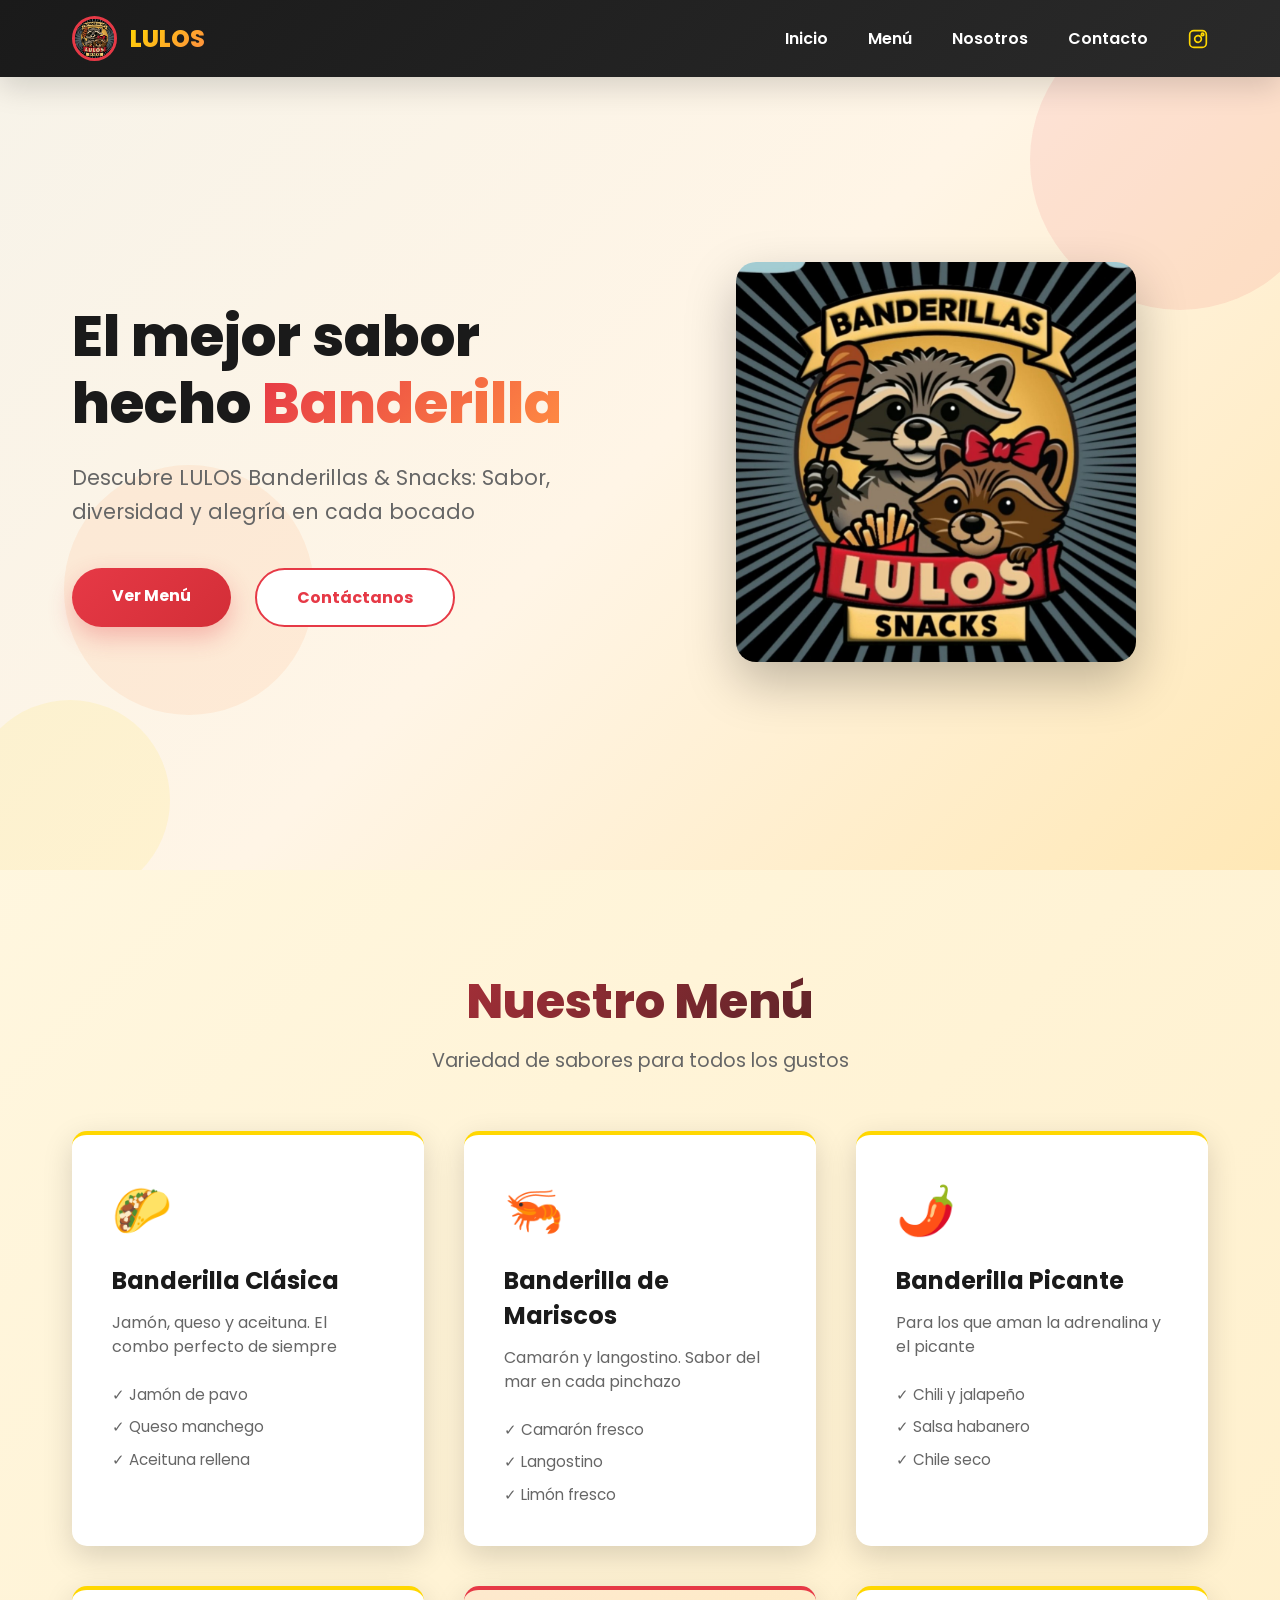
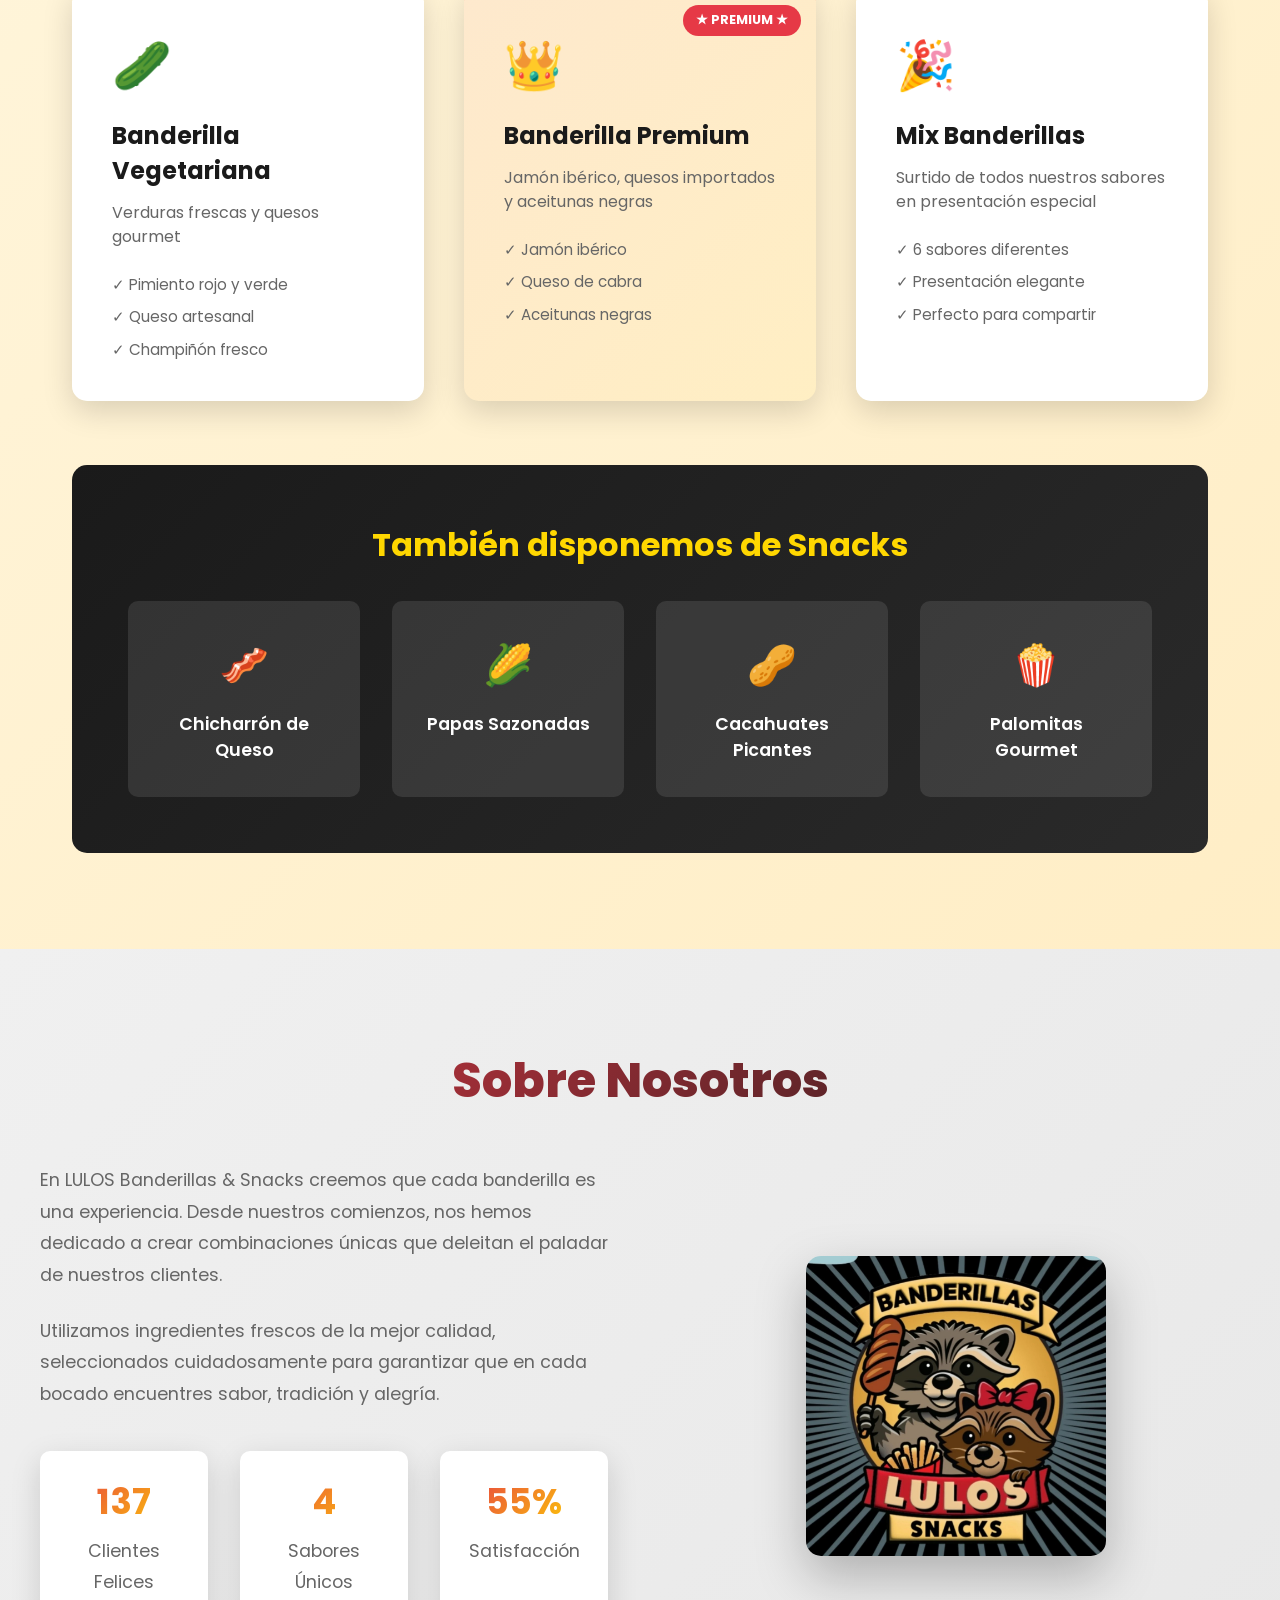
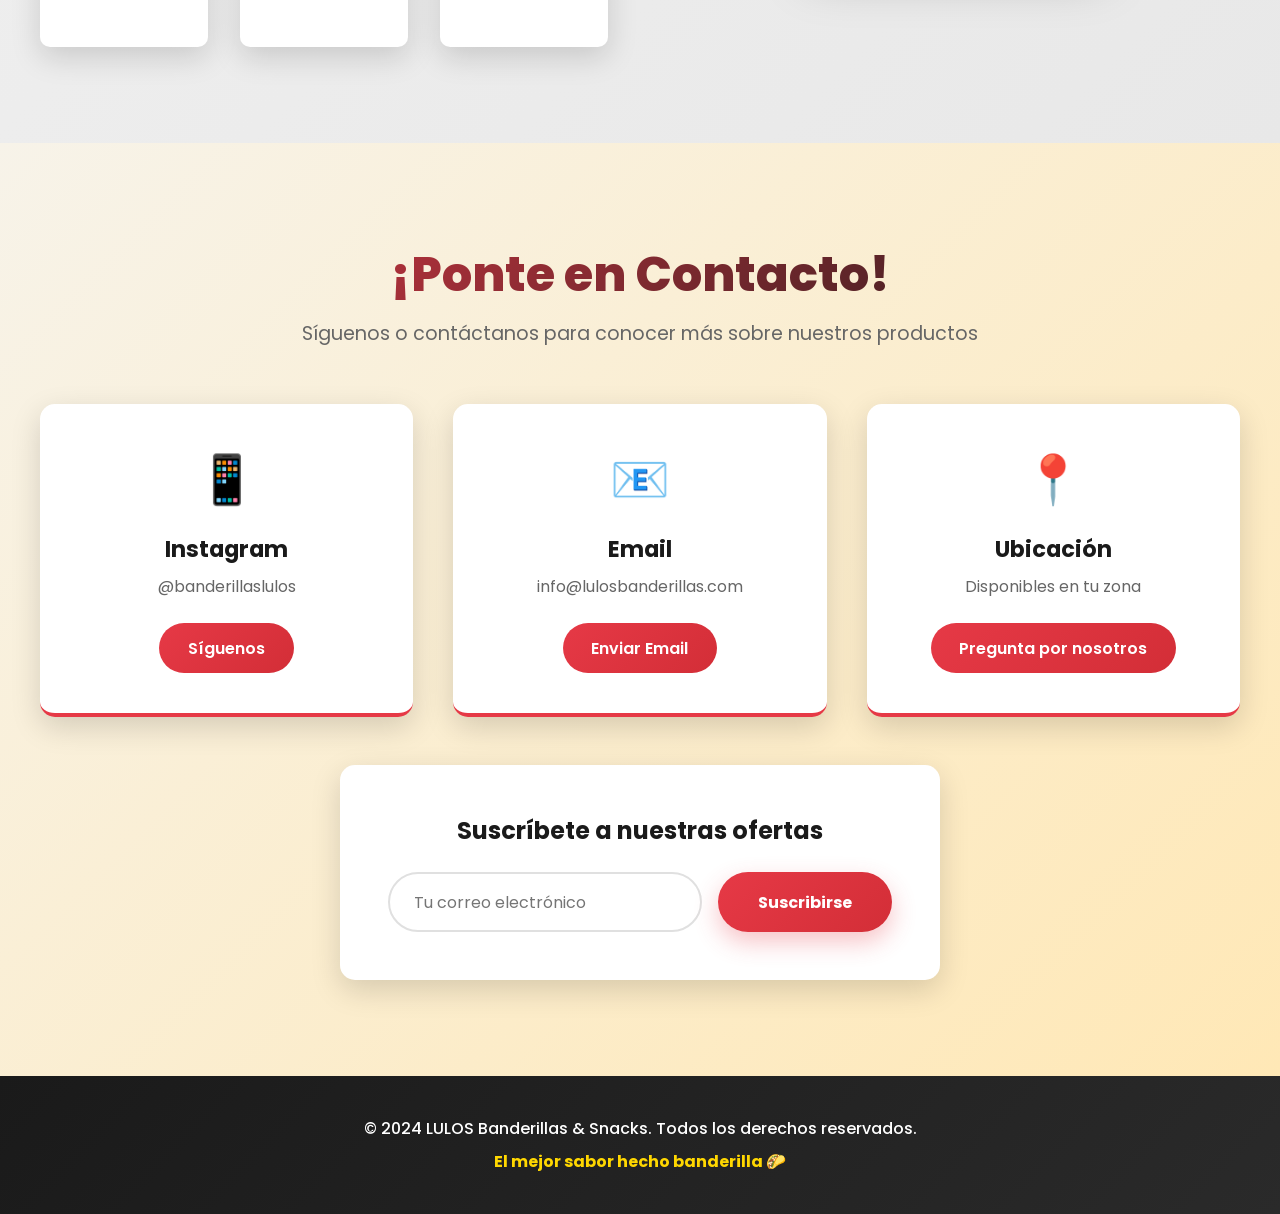
<file: index.html>
<!DOCTYPE html>
<html lang="es">
<head>
    <meta charset="UTF-8">
    <meta name="viewport" content="width=device-width, initial-scale=1.0">
    <title>LULOS Banderillas - El mejor sabor hecho banderilla</title>
    <link rel="stylesheet" href="styles.css">
    <link rel="preconnect" href="https://fonts.googleapis.com">
    <link rel="preconnect" href="https://fonts.gstatic.com" crossorigin>
    <link href="https://fonts.googleapis.com/css2?family=Poppins:wght@300;400;600;700;800&family=Fredoka:wght@400;500;600;700&display=swap" rel="stylesheet">
</head>
<body>
    <!-- Navbar -->
    <nav class="navbar">
        <div class="nav-container">
            <div class="nav-logo">
                <img src="logo.jpg" alt="LULOS Logo" class="logo-img">
                <span class="logo-text">LULOS</span>
            </div>
            <div class="nav-menu">
                <a href="#inicio" class="nav-link">Inicio</a>
                <a href="#menu" class="nav-link">Menú</a>
                <a href="#nosotros" class="nav-link">Nosotros</a>
                <a href="#contacto" class="nav-link">Contacto</a>
                <a href="https://www.instagram.com/banderillaslulos/" target="_blank" class="nav-link nav-instagram">
                    <svg width="20" height="20" viewBox="0 0 24 24" fill="none" stroke="currentColor" stroke-width="2">
                        <rect x="2" y="2" width="20" height="20" rx="5" ry="5"></rect>
                        <path d="M16 11.37A4 4 0 1 1 12.63 8 4 4 0 0 1 16 11.37z"></path>
                        <circle cx="17.5" cy="6.5" r="1.5"></circle>
                    </svg>
                </a>
            </div>
            <div class="hamburger">
                <span></span>
                <span></span>
                <span></span>
            </div>
        </div>
    </nav>

    <!-- Hero Section -->
    <section id="inicio" class="hero">
        <div class="hero-background">
            <div class="floating-element floating-1"></div>
            <div class="floating-element floating-2"></div>
            <div class="floating-element floating-3"></div>
        </div>
        <div class="hero-content">
            <div class="hero-text">
                <h1 class="hero-title">
                    El mejor sabor hecho <span class="highlight">Banderilla</span>
                </h1>
                <p class="hero-subtitle">
                    Descubre LULOS Banderillas & Snacks: Sabor, diversidad y alegría en cada bocado
                </p>
                <div class="hero-buttons">
                    <a href="#menu" class="btn btn-primary">Ver Menú</a>
                    <a href="#contacto" class="btn btn-secondary">Contáctanos</a>
                </div>
            </div>
            <div class="hero-image">
                <img src="logo.jpg" alt="LULOS Logo" class="hero-logo">
            </div>
        </div>
    </section>

    <!-- Menu Section -->
    <section id="menu" class="menu">
        <h2 class="section-title">Nuestro Menú</h2>
        <p class="section-subtitle">Variedad de sabores para todos los gustos</p>
        
        <div class="menu-grid">
            <!-- Banderillas Básicas -->
            <div class="menu-card">
                <div class="card-icon">🌮</div>
                <h3>Banderilla Clásica</h3>
                <p class="card-description">Jamón, queso y aceituna. El combo perfecto de siempre</p>
                <ul class="ingredients">
                    <li>✓ Jamón de pavo</li>
                    <li>✓ Queso manchego</li>
                    <li>✓ Aceituna rellena</li>
                </ul>
            </div>

            <!-- Banderilla de Mariscos -->
            <div class="menu-card">
                <div class="card-icon">🦐</div>
                <h3>Banderilla de Mariscos</h3>
                <p class="card-description">Camarón y langostino. Sabor del mar en cada pinchazo</p>
                <ul class="ingredients">
                    <li>✓ Camarón fresco</li>
                    <li>✓ Langostino</li>
                    <li>✓ Limón fresco</li>
                </ul>
            </div>

            <!-- Banderilla Picante -->
            <div class="menu-card">
                <div class="card-icon">🌶️</div>
                <h3>Banderilla Picante</h3>
                <p class="card-description">Para los que aman la adrenalina y el picante</p>
                <ul class="ingredients">
                    <li>✓ Chili y jalapeño</li>
                    <li>✓ Salsa habanero</li>
                    <li>✓ Chile seco</li>
                </ul>
            </div>

            <!-- Banderilla Vegetariana -->
            <div class="menu-card">
                <div class="card-icon">🥒</div>
                <h3>Banderilla Vegetariana</h3>
                <p class="card-description">Verduras frescas y quesos gourmet</p>
                <ul class="ingredients">
                    <li>✓ Pimiento rojo y verde</li>
                    <li>✓ Queso artesanal</li>
                    <li>✓ Champiñón fresco</li>
                </ul>
            </div>

            <!-- Banderilla Premium -->
            <div class="menu-card card-premium">
                <div class="card-icon">👑</div>
                <h3>Banderilla Premium</h3>
                <p class="card-description">Jamón ibérico, quesos importados y aceitunas negras</p>
                <ul class="ingredients">
                    <li>✓ Jamón ibérico</li>
                    <li>✓ Queso de cabra</li>
                    <li>✓ Aceitunas negras</li>
                </ul>
            </div>

            <!-- Mix de Banderillas -->
            <div class="menu-card">
                <div class="card-icon">🎉</div>
                <h3>Mix Banderillas</h3>
                <p class="card-description">Surtido de todos nuestros sabores en presentación especial</p>
                <ul class="ingredients">
                    <li>✓ 6 sabores diferentes</li>
                    <li>✓ Presentación elegante</li>
                    <li>✓ Perfecto para compartir</li>
                </ul>
            </div>
        </div>

        <!-- Snacks Section -->
        <div class="snacks-section">
            <h3>También disponemos de Snacks</h3>
            <div class="snacks-grid">
                <div class="snack-item">
                    <span class="snack-emoji">🥓</span>
                    <p>Chicharrón de Queso</p>
                </div>
                <div class="snack-item">
                    <span class="snack-emoji">🌽</span>
                    <p>Papas Sazonadas</p>
                </div>
                <div class="snack-item">
                    <span class="snack-emoji">🥜</span>
                    <p>Cacahuates Picantes</p>
                </div>
                <div class="snack-item">
                    <span class="snack-emoji">🍿</span>
                    <p>Palomitas Gourmet</p>
                </div>
            </div>
        </div>
    </section>

    <!-- Nosotros Section -->
    <section id="nosotros" class="nosotros">
        <div class="nosotros-content">
            <h2 class="section-title">Sobre Nosotros</h2>
            <div class="nosotros-grid">
                <div class="nosotros-text">
                    <p>
                        En LULOS Banderillas & Snacks creemos que cada banderilla es una experiencia. 
                        Desde nuestros comienzos, nos hemos dedicado a crear combinaciones únicas que 
                        deleitan el paladar de nuestros clientes.
                    </p>
                    <p>
                        Utilizamos ingredientes frescos de la mejor calidad, seleccionados cuidadosamente 
                        para garantizar que en cada bocado encuentres sabor, tradición y alegría.
                    </p>
                    <div class="stats">
                        <div class="stat">
                            <h4>250+</h4>
                            <p>Clientes Felices</p>
                        </div>
                        <div class="stat">
                            <h4>8</h4>
                            <p>Sabores Únicos</p>
                        </div>
                        <div class="stat">
                            <h4>100%</h4>
                            <p>Satisfacción</p>
                        </div>
                    </div>
                </div>
                <div class="nosotros-image">
                    <div class="image-frame">
                        <img src="logo.jpg" alt="LULOS Banderillas" class="nosotros-img">
                    </div>
                </div>
            </div>
        </div>
    </section>

    <!-- Contacto Section -->
    <section id="contacto" class="contacto">
        <h2 class="section-title">¡Ponte en Contacto!</h2>
        <p class="section-subtitle">Síguenos o contáctanos para conocer más sobre nuestros productos</p>
        
        <div class="contact-grid">
            <div class="contact-card">
                <div class="contact-icon">📱</div>
                <h3>Instagram</h3>
                <p>@banderillaslulos</p>
                <a href="https://www.instagram.com/banderillaslulos/" target="_blank" class="contact-btn">Síguenos</a>
            </div>
            
            <div class="contact-card">
                <div class="contact-icon">📧</div>
                <h3>Email</h3>
                <p>info@lulosbanderillas.com</p>
                <a href="mailto:info@lulosbanderillas.com" class="contact-btn">Enviar Email</a>
            </div>
            
            <div class="contact-card">
                <div class="contact-icon">📍</div>
                <h3>Ubicación</h3>
                <p>Disponibles en tu zona</p>
                <a href="#" class="contact-btn">Pregunta por nosotros</a>
            </div>
        </div>

        <!-- Newsletter -->
        <div class="newsletter">
            <h3>Suscríbete a nuestras ofertas</h3>
            <form class="newsletter-form">
                <input type="email" placeholder="Tu correo electrónico" required>
                <button type="submit" class="btn btn-primary">Suscribirse</button>
            </form>
        </div>
    </section>

    <!-- Footer -->
    <footer class="footer">
        <div class="footer-content">
            <p>&copy; 2024 LULOS Banderillas & Snacks. Todos los derechos reservados.</p>
            <p>El mejor sabor hecho banderilla 🌮</p>
        </div>
    </footer>

    <script src="script.js"></script>
</body>
</html>
</file>
<file: styles.css>
* {
    margin: 0;
    padding: 0;
    box-sizing: border-box;
}

:root {
    --primary-yellow: #FFD700;
    --primary-red: #E63946;
    --primary-black: #1A1A1A;
    --primary-cream: #F7F3E9;
    --accent-orange: #FF8C42;
    --text-dark: #2C2C2C;
    --text-light: #666666;
    --shadow: 0 10px 30px rgba(0, 0, 0, 0.15);
    --shadow-lg: 0 20px 50px rgba(0, 0, 0, 0.25);
}

html {
    scroll-behavior: smooth;
}

body {
    font-family: 'Poppins', sans-serif;
    color: var(--text-dark);
    overflow-x: hidden;
    background: linear-gradient(135deg, #fff9e6 0%, #ffe8b6 100%);
}

/* ===== NAVBAR ===== */
.navbar {
    position: fixed;
    top: 0;
    width: 100%;
    background: linear-gradient(135deg, var(--primary-black) 0%, #2a2a2a 100%);
    padding: 1rem 0;
    z-index: 1000;
    box-shadow: var(--shadow);
    animation: slideDown 0.5s ease-out;
}

@keyframes slideDown {
    from {
        transform: translateY(-100%);
        opacity: 0;
    }
    to {
        transform: translateY(0);
        opacity: 1;
    }
}

.nav-container {
    max-width: 1200px;
    margin: 0 auto;
    padding: 0 2rem;
    display: flex;
    justify-content: space-between;
    align-items: center;
}

.nav-logo {
    display: flex;
    align-items: center;
    gap: 0.8rem;
    text-decoration: none;
    color: var(--primary-yellow);
    font-size: 1.5rem;
    font-weight: 800;
    animation: bounce 2s infinite;
}

@keyframes bounce {
    0%, 100% { transform: translateY(0); }
    50% { transform: translateY(-5px); }
}

.logo-img {
    width: 45px;
    height: 45px;
    border-radius: 50%;
    border: 3px solid var(--primary-red);
    object-fit: cover;
}

.logo-text {
    background: linear-gradient(135deg, var(--primary-yellow) 0%, var(--accent-orange) 100%);
    -webkit-background-clip: text;
    -webkit-text-fill-color: transparent;
    background-clip: text;
}

.nav-menu {
    display: flex;
    gap: 2.5rem;
    align-items: center;
}

.nav-link {
    color: white;
    text-decoration: none;
    font-weight: 600;
    position: relative;
    transition: color 0.3s ease;
}

.nav-link::after {
    content: '';
    position: absolute;
    bottom: -5px;
    left: 0;
    width: 0;
    height: 3px;
    background: linear-gradient(135deg, var(--primary-yellow), var(--primary-red));
    transition: width 0.3s ease;
}

.nav-link:hover {
    color: var(--primary-yellow);
}

.nav-link:hover::after {
    width: 100%;
}

.nav-instagram {
    color: var(--primary-yellow);
    display: flex;
    align-items: center;
}

.hamburger {
    display: none;
    flex-direction: column;
    cursor: pointer;
    gap: 0.4rem;
}

.hamburger span {
    width: 25px;
    height: 3px;
    background: var(--primary-yellow);
    border-radius: 2px;
    transition: all 0.3s ease;
}

/* ===== HERO SECTION ===== */
.hero {
    margin-top: 60px;
    min-height: 90vh;
    background: linear-gradient(135deg, var(--primary-cream) 0%, #fff5e6 50%, #ffe8b6 100%);
    position: relative;
    overflow: hidden;
    display: flex;
    align-items: center;
    justify-content: center;
}

.hero-background {
    position: absolute;
    top: 0;
    left: 0;
    right: 0;
    bottom: 0;
}

.floating-element {
    position: absolute;
    border-radius: 50%;
    opacity: 0.1;
    animation: float 6s infinite ease-in-out;
}

.floating-1 {
    width: 300px;
    height: 300px;
    background: var(--primary-red);
    top: -50px;
    right: -50px;
    animation-delay: 0s;
}

.floating-2 {
    width: 200px;
    height: 200px;
    background: var(--primary-yellow);
    bottom: -30px;
    left: -30px;
    animation-delay: 1s;
}

.floating-3 {
    width: 250px;
    height: 250px;
    background: var(--accent-orange);
    top: 50%;
    left: 5%;
    animation-delay: 2s;
}

@keyframes float {
    0%, 100% { transform: translateY(0px); }
    50% { transform: translateY(30px); }
}

.hero-content {
    position: relative;
    z-index: 10;
    max-width: 1200px;
    margin: 0 auto;
    padding: 2rem;
    display: grid;
    grid-template-columns: 1fr 1fr;
    gap: 3rem;
    align-items: center;
}

.hero-text {
    animation: slideInLeft 0.8s ease-out;
}

@keyframes slideInLeft {
    from {
        transform: translateX(-100px);
        opacity: 0;
    }
    to {
        transform: translateX(0);
        opacity: 1;
    }
}

.hero-title {
    font-size: 3.5rem;
    font-weight: 800;
    line-height: 1.2;
    margin-bottom: 1.5rem;
    color: var(--primary-black);
}

.highlight {
    background: linear-gradient(135deg, var(--primary-red) 0%, var(--accent-orange) 100%);
    -webkit-background-clip: text;
    -webkit-text-fill-color: transparent;
    background-clip: text;
    display: inline-block;
}

.hero-subtitle {
    font-size: 1.3rem;
    color: var(--text-light);
    margin-bottom: 2.5rem;
    line-height: 1.6;
}

.hero-buttons {
    display: flex;
    gap: 1.5rem;
    flex-wrap: wrap;
}

.btn {
    padding: 0.95rem 2.5rem;
    border: none;
    border-radius: 50px;
    font-size: 1rem;
    font-weight: 700;
    cursor: pointer;
    transition: all 0.3s ease;
    text-decoration: none;
    display: inline-block;
    font-family: 'Poppins', sans-serif;
}

.btn-primary {
    background: linear-gradient(135deg, var(--primary-red) 0%, #d32e37 100%);
    color: white;
    box-shadow: 0 10px 25px rgba(230, 57, 70, 0.3);
}

.btn-primary:hover {
    transform: translateY(-3px);
    box-shadow: 0 15px 35px rgba(230, 57, 70, 0.4);
}

.btn-secondary {
    background: white;
    color: var(--primary-red);
    border: 2px solid var(--primary-red);
}

.btn-secondary:hover {
    background: var(--primary-red);
    color: white;
    transform: translateY(-3px);
}

.hero-image {
    animation: slideInRight 0.8s ease-out;
    text-align: center;
}

@keyframes slideInRight {
    from {
        transform: translateX(100px);
        opacity: 0;
    }
    to {
        transform: translateX(0);
        opacity: 1;
    }
}

.hero-logo {
    width: 100%;
    max-width: 400px;
    border-radius: 20px;
    box-shadow: var(--shadow-lg);
    animation: rotate 20s linear infinite;
}

@keyframes rotate {
    0%, 100% { transform: rotateY(0deg); }
    50% { transform: rotateY(10deg); }
}

/* ===== MENU SECTION ===== */
.menu {
    padding: 6rem 2rem;
    max-width: 1200px;
    margin: 0 auto;
}

.section-title {
    font-size: 3rem;
    font-weight: 800;
    text-align: center;
    margin-bottom: 0.5rem;
    background: linear-gradient(135deg, var(--primary-red) 0%, var(--primary-black) 100%);
    -webkit-background-clip: text;
    -webkit-text-fill-color: transparent;
    background-clip: text;
}

.section-subtitle {
    text-align: center;
    font-size: 1.2rem;
    color: var(--text-light);
    margin-bottom: 3.5rem;
}

.menu-grid {
    display: grid;
    grid-template-columns: repeat(auto-fit, minmax(320px, 1fr));
    gap: 2.5rem;
    margin-bottom: 4rem;
}

.menu-card {
    background: white;
    padding: 2.5rem;
    border-radius: 15px;
    box-shadow: var(--shadow);
    transition: all 0.3s ease;
    position: relative;
    overflow: hidden;
    border-top: 4px solid var(--primary-yellow);
    animation: fadeInUp 0.6s ease-out forwards;
    opacity: 0;
}

@keyframes fadeInUp {
    from {
        transform: translateY(30px);
        opacity: 0;
    }
    to {
        transform: translateY(0);
        opacity: 1;
    }
}

.menu-card:nth-child(1) { animation-delay: 0.1s; }
.menu-card:nth-child(2) { animation-delay: 0.2s; }
.menu-card:nth-child(3) { animation-delay: 0.3s; }
.menu-card:nth-child(4) { animation-delay: 0.4s; }
.menu-card:nth-child(5) { animation-delay: 0.5s; }
.menu-card:nth-child(6) { animation-delay: 0.6s; }

.menu-card::before {
    content: '';
    position: absolute;
    top: 0;
    left: -100%;
    width: 100%;
    height: 100%;
    background: linear-gradient(135deg, var(--primary-yellow), transparent);
    opacity: 0.1;
    transition: left 0.5s ease;
}

.menu-card:hover {
    transform: translateY(-10px);
    box-shadow: var(--shadow-lg);
    border-top-color: var(--primary-red);
}

.menu-card:hover::before {
    left: 100%;
}

.card-icon {
    font-size: 3rem;
    margin-bottom: 1rem;
    display: block;
}

.menu-card h3 {
    font-size: 1.5rem;
    margin-bottom: 0.8rem;
    color: var(--primary-black);
}

.card-description {
    color: var(--text-light);
    margin-bottom: 1.5rem;
    line-height: 1.5;
}

.ingredients {
    list-style: none;
    display: flex;
    flex-direction: column;
    gap: 0.6rem;
    color: var(--text-light);
    font-size: 0.95rem;
}

.card-premium {
    border-top-color: var(--primary-red);
    background: linear-gradient(135deg, rgba(230, 57, 70, 0.05) 0%, rgba(255, 215, 0, 0.05) 100%);
    position: relative;
}

.card-premium::after {
    content: '★ PREMIUM ★';
    position: absolute;
    top: 15px;
    right: 15px;
    background: var(--primary-red);
    color: white;
    padding: 0.4rem 0.8rem;
    border-radius: 20px;
    font-size: 0.8rem;
    font-weight: 700;
}

/* Snacks Section */
.snacks-section {
    background: linear-gradient(135deg, var(--primary-black) 0%, #2a2a2a 100%);
    color: white;
    padding: 3.5rem;
    border-radius: 15px;
    margin-top: 3rem;
    text-align: center;
}

.snacks-section h3 {
    font-size: 2rem;
    margin-bottom: 2rem;
    color: var(--primary-yellow);
}

.snacks-grid {
    display: grid;
    grid-template-columns: repeat(auto-fit, minmax(200px, 1fr));
    gap: 2rem;
}

.snack-item {
    background: rgba(255, 255, 255, 0.1);
    padding: 2rem;
    border-radius: 10px;
    transition: all 0.3s ease;
    border: 2px solid transparent;
}

.snack-item:hover {
    background: rgba(255, 215, 0, 0.2);
    border-color: var(--primary-yellow);
    transform: scale(1.05);
}

.snack-emoji {
    font-size: 2.5rem;
    display: block;
    margin-bottom: 1rem;
}

.snack-item p {
    font-size: 1.1rem;
    font-weight: 600;
}

/* ===== NOSOTROS SECTION ===== */
.nosotros {
    padding: 6rem 2rem;
    background: linear-gradient(135deg, #f0f0f0 0%, #e8e8e8 100%);
}

.nosotros-content {
    max-width: 1200px;
    margin: 0 auto;
}

.nosotros-grid {
    display: grid;
    grid-template-columns: 1fr 1fr;
    gap: 4rem;
    align-items: center;
    margin-top: 3rem;
}

.nosotros-text p {
    font-size: 1.1rem;
    line-height: 1.8;
    color: var(--text-light);
    margin-bottom: 1.5rem;
}

.stats {
    display: grid;
    grid-template-columns: repeat(3, 1fr);
    gap: 2rem;
    margin-top: 2.5rem;
}

.stat {
    background: white;
    padding: 1.5rem;
    border-radius: 10px;
    text-align: center;
    box-shadow: var(--shadow);
}

.stat h4 {
    font-size: 2.2rem;
    background: linear-gradient(135deg, var(--primary-red), var(--primary-yellow));
    -webkit-background-clip: text;
    -webkit-text-fill-color: transparent;
    background-clip: text;
    margin-bottom: 0.5rem;
}

.stat p {
    color: var(--text-light);
}

.nosotros-image {
    display: flex;
    justify-content: center;
}

.image-frame {
    position: relative;
    width: 300px;
    height: 300px;
    animation: shimmer 3s infinite;
}

.nosotros-img {
    width: 100%;
    height: 100%;
    border-radius: 15px;
    object-fit: cover;
    box-shadow: var(--shadow-lg);
}

@keyframes shimmer {
    0%, 100% { box-shadow: 0 0 20px rgba(230, 57, 70, 0.3), 0 0 40px rgba(255, 215, 0, 0.2); }
    50% { box-shadow: 0 0 30px rgba(255, 215, 0, 0.3), 0 0 50px rgba(230, 57, 70, 0.2); }
}

/* ===== CONTACTO SECTION ===== */
.contacto {
    padding: 6rem 2rem;
    background: linear-gradient(135deg, var(--primary-cream) 0%, #ffe8b6 100%);
}

.contact-grid {
    display: grid;
    grid-template-columns: repeat(auto-fit, minmax(280px, 1fr));
    gap: 2.5rem;
    max-width: 1200px;
    margin: 3rem auto;
}

.contact-card {
    background: white;
    padding: 2.5rem;
    border-radius: 15px;
    text-align: center;
    box-shadow: var(--shadow);
    transition: all 0.3s ease;
    border-bottom: 4px solid var(--primary-red);
    animation: slideUp 0.6s ease-out;
}

@keyframes slideUp {
    from {
        transform: translateY(50px);
        opacity: 0;
    }
    to {
        transform: translateY(0);
        opacity: 1;
    }
}

.contact-card:hover {
    transform: translateY(-5px);
    box-shadow: var(--shadow-lg);
}

.contact-icon {
    font-size: 3rem;
    margin-bottom: 1rem;
}

.contact-card h3 {
    font-size: 1.4rem;
    margin-bottom: 0.5rem;
    color: var(--primary-black);
}

.contact-card p {
    color: var(--text-light);
    margin-bottom: 1.5rem;
}

.contact-btn {
    display: inline-block;
    padding: 0.8rem 1.8rem;
    background: linear-gradient(135deg, var(--primary-red), #d32e37);
    color: white;
    text-decoration: none;
    border-radius: 25px;
    font-weight: 600;
    transition: all 0.3s ease;
}

.contact-btn:hover {
    transform: scale(1.05);
    box-shadow: 0 5px 15px rgba(230, 57, 70, 0.3);
}

.newsletter {
    background: white;
    padding: 3rem;
    border-radius: 15px;
    max-width: 600px;
    margin: 3rem auto 0;
    box-shadow: var(--shadow);
    text-align: center;
}

.newsletter h3 {
    font-size: 1.5rem;
    margin-bottom: 1.5rem;
    color: var(--primary-black);
}

.newsletter-form {
    display: flex;
    gap: 1rem;
    flex-wrap: wrap;
}

.newsletter-form input {
    flex: 1;
    min-width: 200px;
    padding: 0.95rem 1.5rem;
    border: 2px solid #e0e0e0;
    border-radius: 50px;
    font-size: 1rem;
    transition: all 0.3s ease;
    font-family: 'Poppins', sans-serif;
}

.newsletter-form input:focus {
    outline: none;
    border-color: var(--primary-red);
    box-shadow: 0 0 0 3px rgba(230, 57, 70, 0.1);
}

.newsletter-form button {
    flex: 0 0 auto;
    min-width: 150px;
}

/* ===== FOOTER ===== */
.footer {
    background: linear-gradient(135deg, var(--primary-black) 0%, #2a2a2a 100%);
    color: white;
    text-align: center;
    padding: 2rem;
}

.footer-content p {
    margin: 0.5rem 0;
    font-weight: 500;
}

.footer-content p:last-child {
    color: var(--primary-yellow);
    font-weight: 700;
}

/* ===== RESPONSIVE ===== */
@media (max-width: 768px) {
    .nav-menu {
        display: none;
    }

    .hamburger {
        display: flex;
    }

    .hero-content {
        grid-template-columns: 1fr;
        gap: 2rem;
    }

    .hero-title {
        font-size: 2.2rem;
    }

    .hero-subtitle {
        font-size: 1rem;
    }

    .hero-buttons {
        flex-direction: column;
    }

    .hero-logo {
        max-width: 300px;
    }

    .nosotros-grid {
        grid-template-columns: 1fr;
        gap: 2rem;
    }

    .stats {
        grid-template-columns: 1fr;
    }

    .section-title {
        font-size: 2rem;
    }

    .newsletter-form {
        flex-direction: column;
    }

    .newsletter-form button {
        width: 100%;
        min-width: auto;
    }
}

@media (max-width: 480px) {
    .hero-title {
        font-size: 1.8rem;
    }

    .section-title {
        font-size: 1.5rem;
    }

    .menu-card {
        padding: 1.5rem;
    }

    .snacks-section {
        padding: 2rem;
    }

    .contact-grid {
        grid-template-columns: 1fr;
    }
}
</file>
